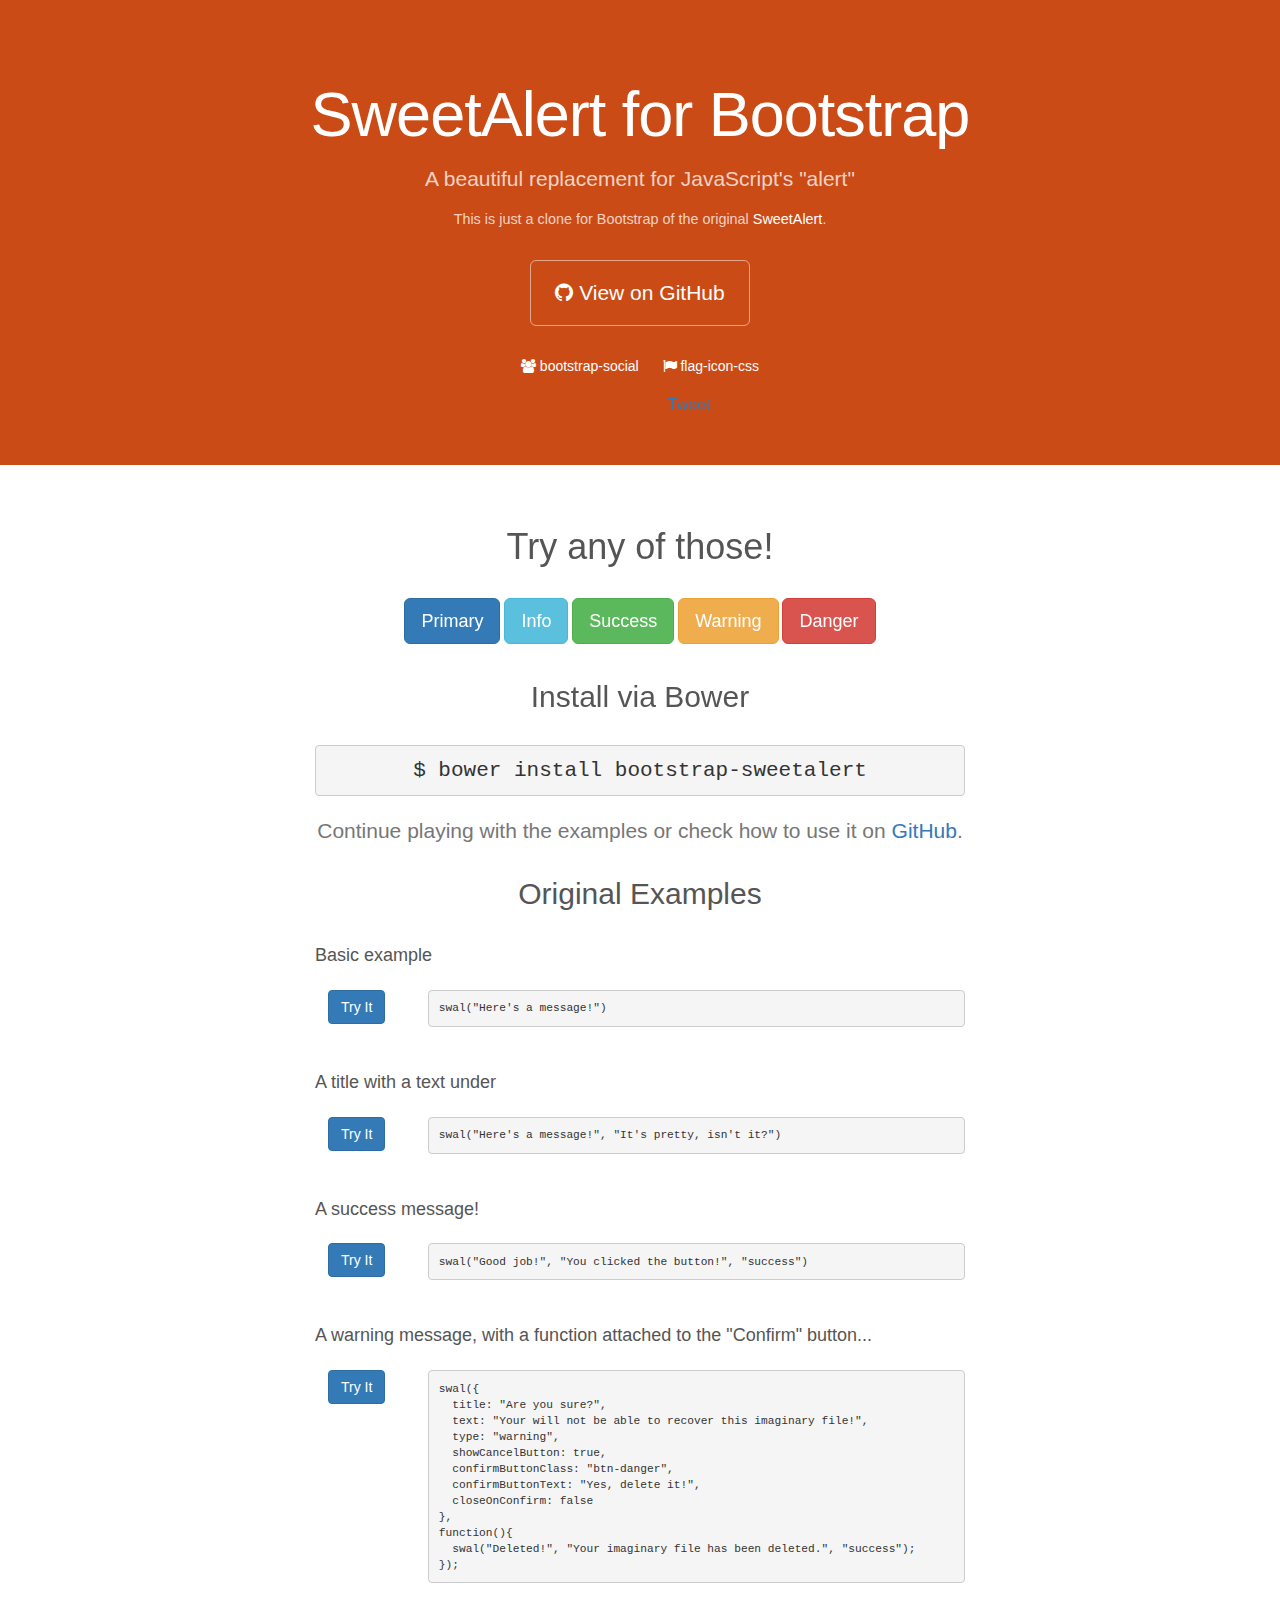
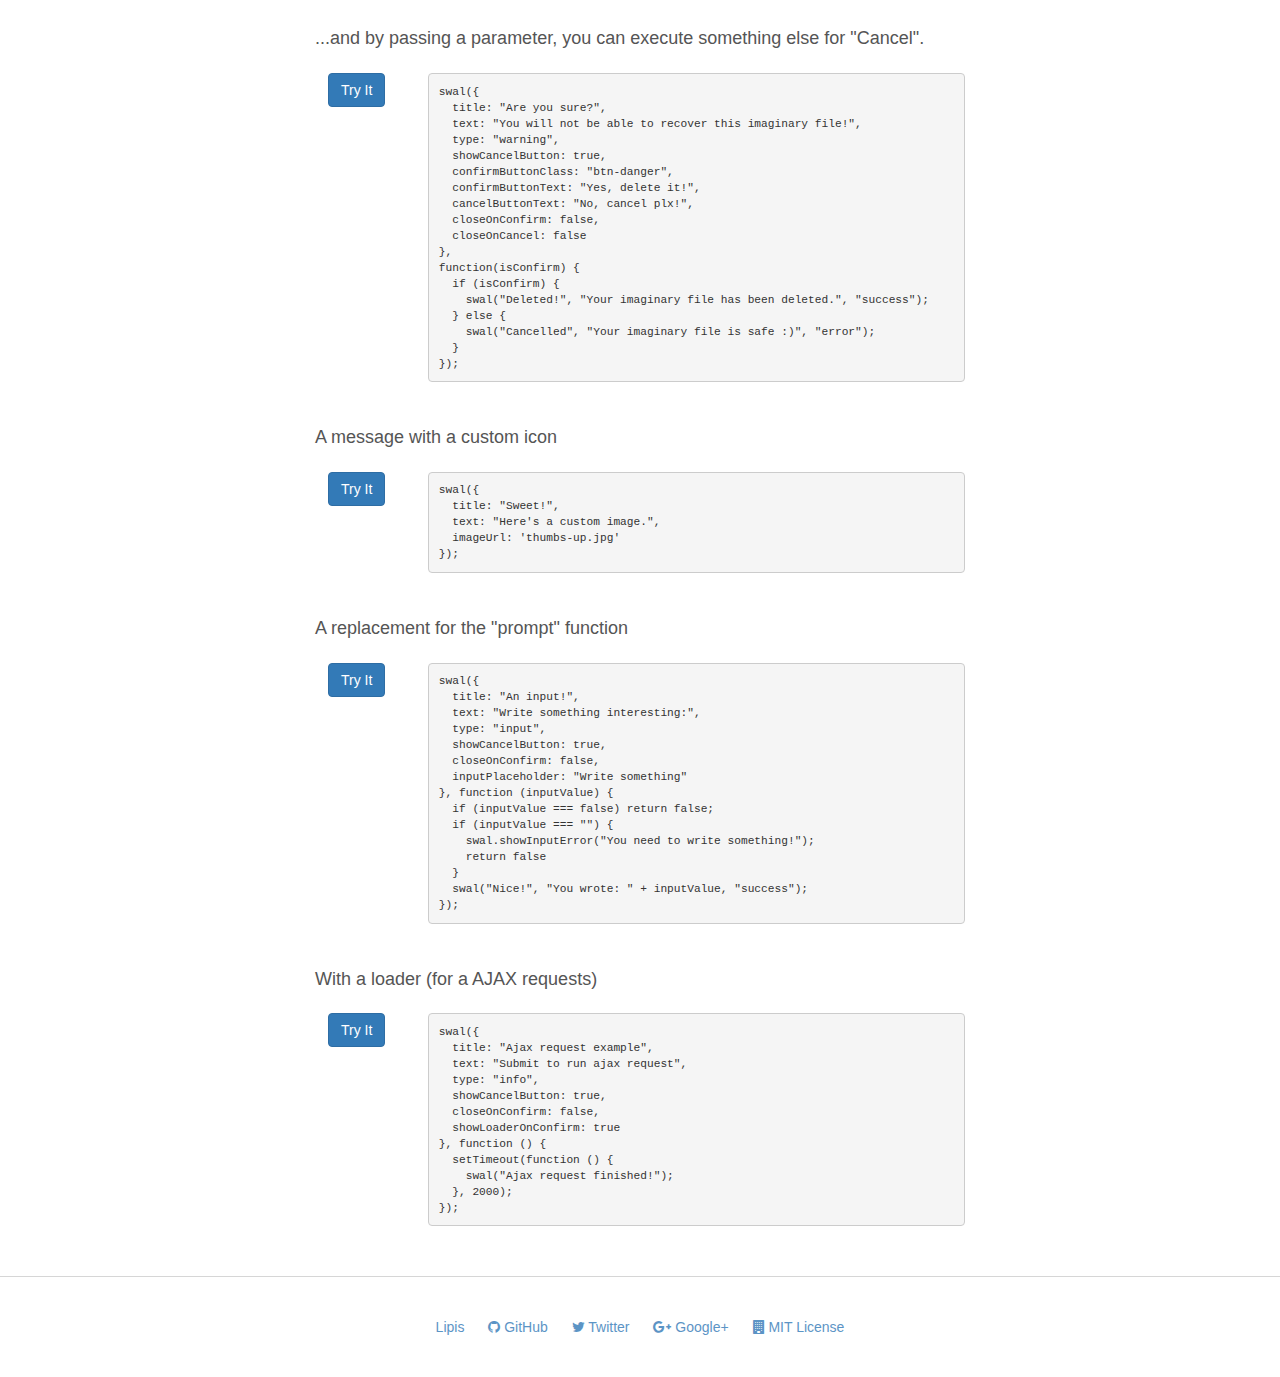
<file: static/main/bootstrap-sweetalert-master/index.html>
<!DOCTYPE html>
<html lang="en">
  <head>
    <meta charset="utf-8">
    <meta http-equiv="X-UA-Compatible" content="IE=edge">
    <meta name="viewport" content="width=device-width, initial-scale=1">

    <meta property="og:title" content="Social Buttons for Bootstrap" />
    <meta property="og:description" content="A beautiful replacement for JavaScript's 'alert' for Bootstrap" />
    <meta property="og:type" content="website" />
    <meta property="og:url" content="http://lipis.github.io/bootstrap-sweetalert/" />
    <meta property="og:image" content="http://lipis.github.io/bootstrap-social/assets/bootstrap-sweetalert.png" />

    <title>SweetAlert for Bootstrap</title>

    <link href="//maxcdn.bootstrapcdn.com/bootstrap/3.2.0/css/bootstrap.min.css" rel="stylesheet">
    <link href="//maxcdn.bootstrapcdn.com/font-awesome/4.2.0/css/font-awesome.min.css" rel="stylesheet">
    <script src="//code.jquery.com/jquery-2.1.1.js"></script>
    <link href="assets/docs.css" rel="stylesheet">

    <!-- Debug -->
    <script src="//localhost:32123/livereload.js"></script>

    <!-- This is what you need -->
    <script src="dist/sweetalert.js"></script>
    <link rel="stylesheet" href="dist/sweetalert.css">
    <!--.......................-->

    <script>
      (function(i,s,o,g,r,a,m){i['GoogleAnalyticsObject']=r;i[r]=i[r]||function(){
      (i[r].q=i[r].q||[]).push(arguments)},i[r].l=1*new Date();a=s.createElement(o),
      m=s.getElementsByTagName(o)[0];a.async=1;a.src=g;m.parentNode.insertBefore(a,m)
      })(window,document,'script','//www.google-analytics.com/analytics.js','ga');
      ga('create', 'UA-42119746-3', 'auto');
      ga('send', 'pageview');
    </script>
  </head>

  <body>
    <div class="jumbotron">
      <h1>SweetAlert for Bootstrap</h1>
      <p>A beautiful replacement for JavaScript's "alert"</p>
      <p class="small">
        This is just a clone for Bootstrap of the original
        <a href="http://tristanedwards.me/sweetalert" target="_blank" onclick="_gaq.push(['_trackEvent', 'exit', 'header', 'Original']);">SweetAlert</a>.
      </p>
      <p>
        <a class="btn btn-outline btn-lg" href="https://github.com/lipis/sweetalert" onclick="_gaq.push(['_trackEvent', 'exit', 'main', 'GitHub']);">
          <span class="fa fa-github"></span>
          View on GitHub
        </a>
      </p>
      <ul class="jumbotron-links">
        <li><a href="http://lipis.github.io/bootstrap-social" onclick="_gaq.push(['_trackEvent', 'exit', 'header', 'bootstrap-social']);"><i class="fa fa-group"></i> bootstrap-social</a></li>
        <li><a href="http://lipis.github.io/flag-icon-css"  onclick="_gaq.push(['_trackEvent', 'exit', 'header', 'flag-icon-css']);"><i class="fa fa-flag"></i> flag-icon-css</a></li>
      </ul>

      <iframe src="http://ghbtns.com/github-btn.html?user=lipis&amp;repo=bootstrap-sweetalert&amp;type=watch&amp;count=true" class="social-share"></iframe>
      <a href="https://twitter.com/share" class="social-share twitter-share-button" data-url="http://lipis.github.io/bootstrap-sweetalert/" data-text="SweetAlert for Bootstrap! A beautiful replacement for JavaScript's 'alert'." data-via="lipis" data-hashtags="bootstrap">Tweet</a>
    </div>

    <div class="container">

      <h1>Try any of those!</h1>
      <div class="examples">
        <button class="btn btn-lg btn-primary sweet-10" onclick="_gaq.push(['_trackEvent', 'example, 'try', 'Primary']);">Primary</button>
        <button class="btn btn-lg btn-info sweet-11" onclick="_gaq.push(['_trackEvent', 'example, 'try', 'Info']);">Info</button>
        <button class="btn btn-lg btn-success sweet-12" onclick="_gaq.push(['_trackEvent', 'example, 'try', 'Success']);">Success</button>
        <button class="btn btn-lg btn-warning sweet-13" onclick="_gaq.push(['_trackEvent', 'example, 'try', 'Warning']);">Warning</button>
        <button class="btn btn-lg btn-danger sweet-14" onclick="_gaq.push(['_trackEvent', 'example, 'try', 'Danger']);">Danger</button>
      </div>


      <h2>Install via Bower</h2>

      <pre class="text-center lead">$ bower install bootstrap-sweetalert</pre>

      <p class="text-muted text-center lead">
        Continue playing with the examples or check how to use it on
        <a href="https://github.com/lipis/bootstrap-sweetalert#sweetalert-for-bootstrap">GitHub</a>.
      </p>

      <h2>Original Examples</h2>

      <h4>Basic example</h4>
      <div class="row">
        <div class="col-sm-2 text-center">
          <p><button class="btn btn-primary sweet-1" onclick="_gaq.push(['_trackEvent', 'example', 'try', 'sweet-1']);">Try It</button></p>
        </div>
        <div class="col-sm-10">
          <pre class="code">swal("Here's a message!")</pre>
        </div>
      </div>

      <h4>A title with a text under</h4>
      <div class="row">
        <div class="col-sm-2 text-center">
          <p><button class="btn btn-primary sweet-2" onclick="_gaq.push(['_trackEvent', 'example', 'try', 'sweet-2']);">Try It</button></p>
        </div>
        <div class="col-sm-10">
          <pre>swal("Here's a message!", "It's pretty, isn't it?")</pre>
        </div>
      </div>

      <h4>A success message!</h4>
      <div class="row">
        <div class="col-sm-2 text-center">
          <p><button class="btn btn-primary sweet-3" onclick="_gaq.push(['_trackEvent', 'example', 'try', 'sweet-3']);">Try It</button></p>
        </div>
        <div class="col-sm-10">
          <pre>swal("Good job!", "You clicked the button!", "success")</pre>
        </div>
      </div>

      <h4>A warning message, with a function attached to the "Confirm" button...</h4>
      <div class="row">
        <div class="col-sm-2 text-center">
          <p><button class="btn btn-primary sweet-4" onclick="_gaq.push(['_trackEvent', 'example', 'try', 'sweet-4']);">Try It</button></p>
        </div>
        <div class="col-sm-10">
          <pre>
swal({
  title: "Are you sure?",
  text: "Your will not be able to recover this imaginary file!",
  type: "warning",
  showCancelButton: true,
  confirmButtonClass: "btn-danger",
  confirmButtonText: "Yes, delete it!",
  closeOnConfirm: false
},
function(){
  swal("Deleted!", "Your imaginary file has been deleted.", "success");
});</pre>
        </div>
      </div>

      <h4>...and by passing a parameter, you can execute something else for "Cancel".</h4>
      <div class="row">
        <div class="col-sm-2 text-center">
          <p><button class="btn btn-primary sweet-5" onclick="_gaq.push(['_trackEvent', 'example', 'try', 'sweet-5']);">Try It</button></p>
        </div>
        <div class="col-sm-10">
          <pre>
swal({
  title: "Are you sure?",
  text: "You will not be able to recover this imaginary file!",
  type: "warning",
  showCancelButton: true,
  confirmButtonClass: "btn-danger",
  confirmButtonText: "Yes, delete it!",
  cancelButtonText: "No, cancel plx!",
  closeOnConfirm: false,
  closeOnCancel: false
},
function(isConfirm) {
  if (isConfirm) {
    swal("Deleted!", "Your imaginary file has been deleted.", "success");
  } else {
    swal("Cancelled", "Your imaginary file is safe :)", "error");
  }
});</pre>
        </div>
      </div>

      <h4>A message with a custom icon</h4>
      <div class="row">
        <div class="col-sm-2 text-center">
          <p><button class="btn btn-primary sweet-6" onclick="_gaq.push(['_trackEvent', 'exit', 'footer', 'Lipis']);">Try It</button></p>
        </div>
        <div class="col-sm-10">
          <pre>
swal({
  title: "Sweet!",
  text: "Here's a custom image.",
  imageUrl: 'thumbs-up.jpg'
});</pre>
        </div>
      </div>

      <h4>A replacement for the "prompt" function</h4>
      <div class="row">
        <div class="col-sm-2 text-center">
          <p><button class="btn btn-primary sweet-7" onclick="_gaq.push(['_trackEvent', 'exit', 'footer', 'Lipis']);">Try It</button></p>
        </div>
        <div class="col-sm-10">
          <pre>
swal({
  title: "An input!",
  text: "Write something interesting:",
  type: "input",
  showCancelButton: true,
  closeOnConfirm: false,
  inputPlaceholder: "Write something"
}, function (inputValue) {
  if (inputValue === false) return false;
  if (inputValue === "") {
    swal.showInputError("You need to write something!");
    return false
  }
  swal("Nice!", "You wrote: " + inputValue, "success");
});</pre>
        </div>
      </div>

      <h4>With a loader (for a AJAX requests)</h4>
      <div class="row">
        <div class="col-sm-2 text-center">
          <p><button class="btn btn-primary sweet-8" onclick="_gaq.push(['_trackEvent', 'exit', 'footer', 'Lipis']);">Try It</button></p>
        </div>
        <div class="col-sm-10">
          <pre>
swal({
  title: "Ajax request example",
  text: "Submit to run ajax request",
  type: "info",
  showCancelButton: true,
  closeOnConfirm: false,
  showLoaderOnConfirm: true
}, function () {
  setTimeout(function () {
    swal("Ajax request finished!");
  }, 2000);
});</pre>
        </div>
      </div>
    </div>
    <footer>
      <ul class="links">
        <li><a href="http://lip.is" onclick="_gaq.push(['_trackEvent', 'exit', 'footer', 'Lipis']);">Lipis</a></li>
        <li><a href="http://github.com/lipis" onclick="_gaq.push(['_trackEvent', 'exit', 'footer', 'GitHub']);"><i class="fa fa-github"></i> GitHub</a></li>
        <li><a href="http://twitter.com/lipis" onclick="_gaq.push(['_trackEvent', 'exit', 'footer', 'Twitter']);"><i class="fa fa-twitter"></i> Twitter</a></li>
        <li><a href="http://google.com/+PanayiotisLipiridis" onclick="_gaq.push(['_trackEvent', 'exit', 'footer', 'Google+']);"><i class="fa fa-google-plus"></i> Google+</a></li>
        <li><a href="http://opensource.org/licenses/MIT" onclick="_gaq.push(['_trackEvent', 'exit', 'footer', 'MIT']);"><i class="fa fa-building"></i> MIT License</a></li>
      </ul>
    </footer>

    <script>
      document.querySelector('.sweet-1').onclick = function(){
        swal("Here's a message!");
      };

      document.querySelector('.sweet-2').onclick = function(){
        swal("Here's a message!", "It's pretty, isn't it?")
      };

      document.querySelector('.sweet-3').onclick = function(){
        swal("Good job!", "You clicked the button!", "success");
      };

      document.querySelector('.sweet-4').onclick = function(){
        swal({
          title: "Are you sure?",
          text: "You will not be able to recover this imaginary file!",
          type: "warning",
          showCancelButton: true,
          confirmButtonClass: 'btn-danger',
          confirmButtonText: 'Yes, delete it!',
          closeOnConfirm: false,
          //closeOnCancel: false
        },
        function(){
          swal("Deleted!", "Your imaginary file has been deleted!", "success");
        });
      };

      document.querySelector('.sweet-5').onclick = function(){
        swal({
          title: "Are you sure?",
          text: "You will not be able to recover this imaginary file!",
          type: "warning",
          showCancelButton: true,
          confirmButtonClass: 'btn-danger',
          confirmButtonText: 'Yes, delete it!',
          cancelButtonText: "No, cancel plx!",
          closeOnConfirm: false,
          closeOnCancel: false
        },
        function(isConfirm){
          if (isConfirm){
            swal("Deleted!", "Your imaginary file has been deleted!", "success");
          } else {
            swal("Cancelled", "Your imaginary file is safe :)", "error");
          }
        });
      };

      document.querySelector('.sweet-6').onclick = function(){
        swal({
          title: "Sweet!",
          text: "Here's a custom image.",
          imageUrl: 'assets/thumbs-up.jpg'
        });
      };

      document.querySelector('.sweet-7').onclick = function () {
        swal({
          title: "An input!",
          text: "Write something interesting:",
          type: "input",
          showCancelButton: true,
          closeOnConfirm: false,
          animation: "slide-from-top",
          inputPlaceholder: "Write something"
        }, function (inputValue) {
          if (inputValue === false) return false;
          if (inputValue === "") {
            swal.showInputError("You need to write something!");
            return false
          }
          swal("Nice!", "You wrote: " + inputValue, "success");
        });
      };

      document.querySelector('.sweet-8').onclick = function () {
        swal({
          title: "Ajax request example",
          text: "Submit to run ajax request",
          type: "info",
          showCancelButton: true,
          closeOnConfirm: false,
          showLoaderOnConfirm: true
        }, function () {
          setTimeout(function () {
            swal("Ajax request finished!");
          }, 2000);
        });
      };

      document.querySelector('.sweet-10').onclick = function(){
        swal({
          title: "Are you sure?",
          text: "You will not be able to recover this imaginary file!",
          type: "info",
          showCancelButton: true,
          confirmButtonClass: 'btn-primary',
          confirmButtonText: 'Primary!'
        });
      };

      document.querySelector('.sweet-11').onclick = function(){
        swal({
          title: "Are you sure?",
          text: "You will not be able to recover this imaginary file!",
          type: "info",
          showCancelButton: true,
          confirmButtonClass: 'btn-info',
          confirmButtonText: 'Info!'
        });
      };

      document.querySelector('.sweet-12').onclick = function(){
        swal({
          title: "Are you sure?",
          text: "You will not be able to recover this imaginary file!",
          type: "success",
          showCancelButton: true,
          confirmButtonClass: 'btn-success',
          confirmButtonText: 'Success!'
        });
      };

      document.querySelector('.sweet-13').onclick = function(){
        swal({
          title: "Are you sure?",
          text: "You will not be able to recover this imaginary file!",
          type: "warning",
          showCancelButton: true,
          confirmButtonClass: 'btn-warning',
          confirmButtonText: 'Warning!'
        });
      };

      document.querySelector('.sweet-14').onclick = function(){
        swal({
          title: "Are you sure?",
          text: "You will not be able to recover this imaginary file!",
          type: "error",
          showCancelButton: true,
          confirmButtonClass: 'btn-danger',
          confirmButtonText: 'Danger!'
        });
      };
    </script>
    <script>
      !function(d,s,id){var js,fjs=d.getElementsByTagName(s)[0],p=/^http:/.test(d.location)?'http':'https';if(!d.getElementById(id)){js=d.createElement(s);js.id=id;js.src=p+'://platform.twitter.com/widgets.js';fjs.parentNode.insertBefore(js,fjs);}}(document, 'script', 'twitter-wjs');
    </script>
  </body>
</html>
</file>
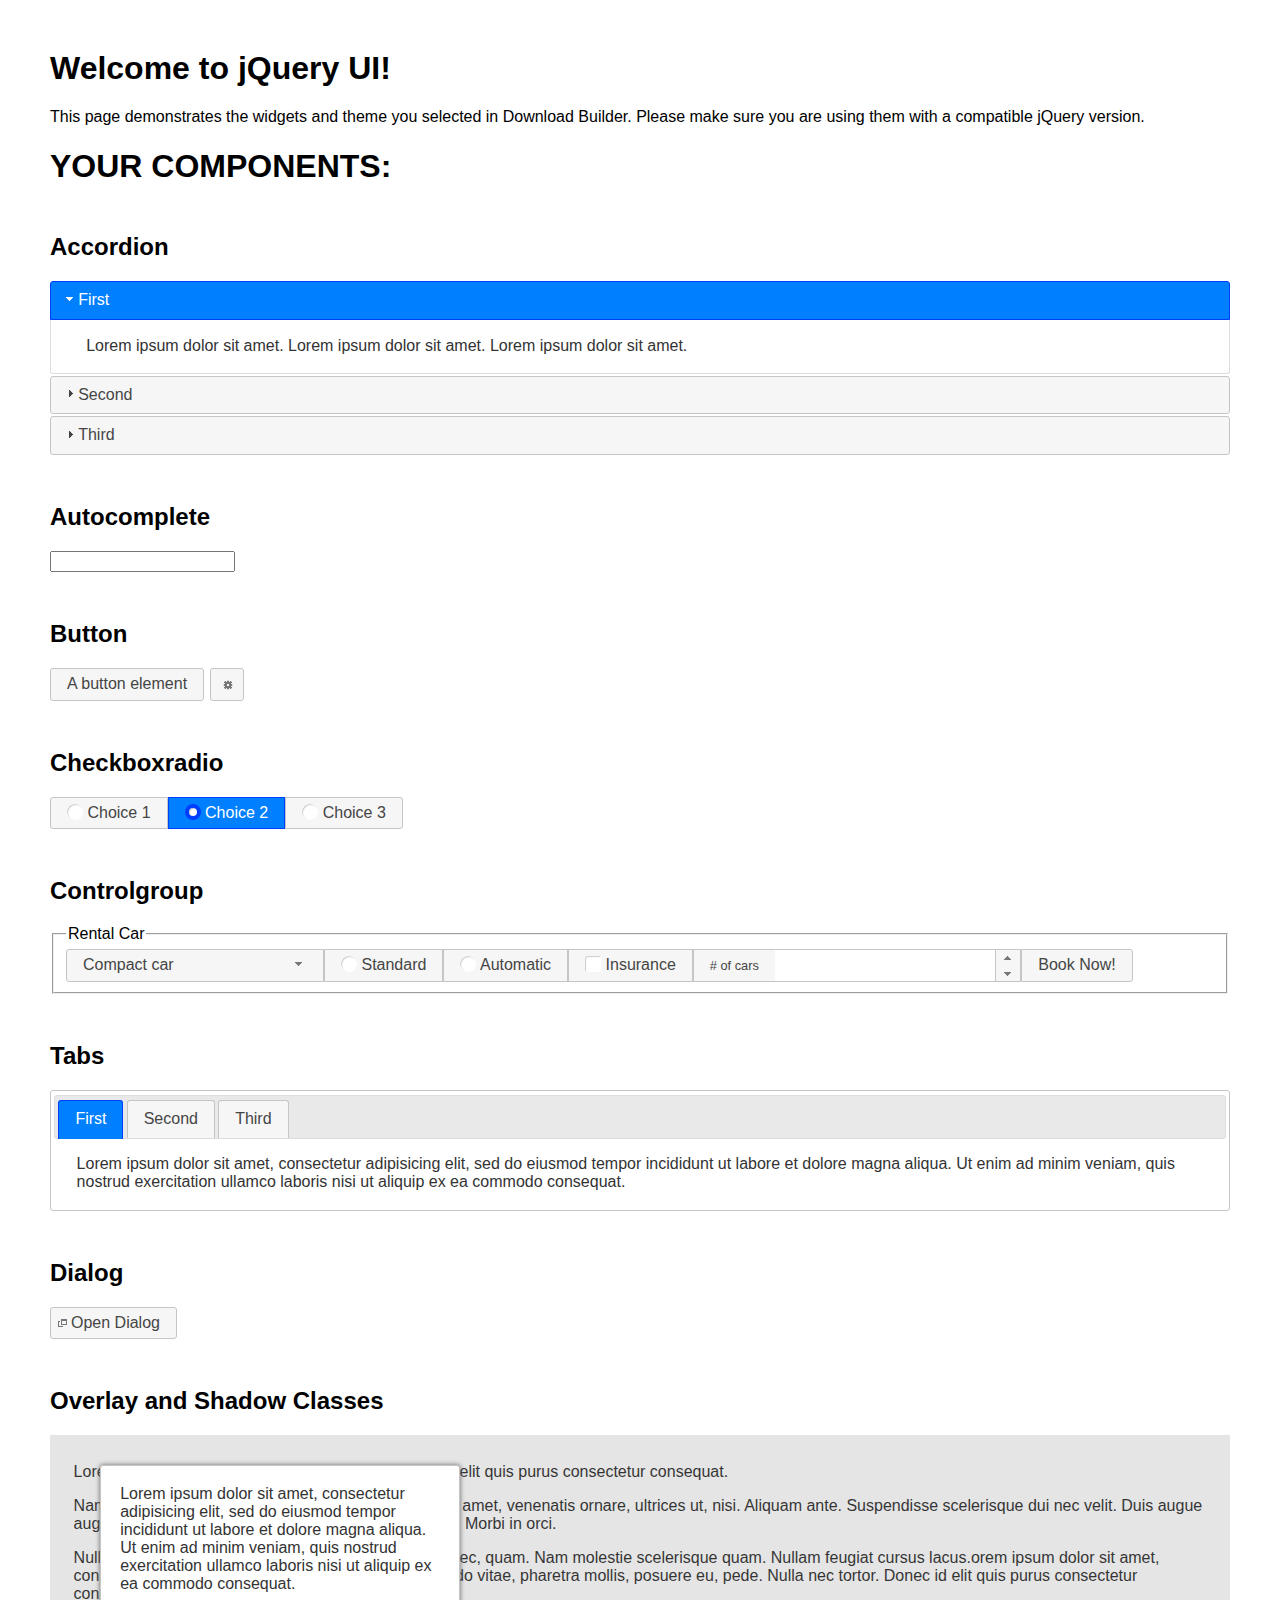
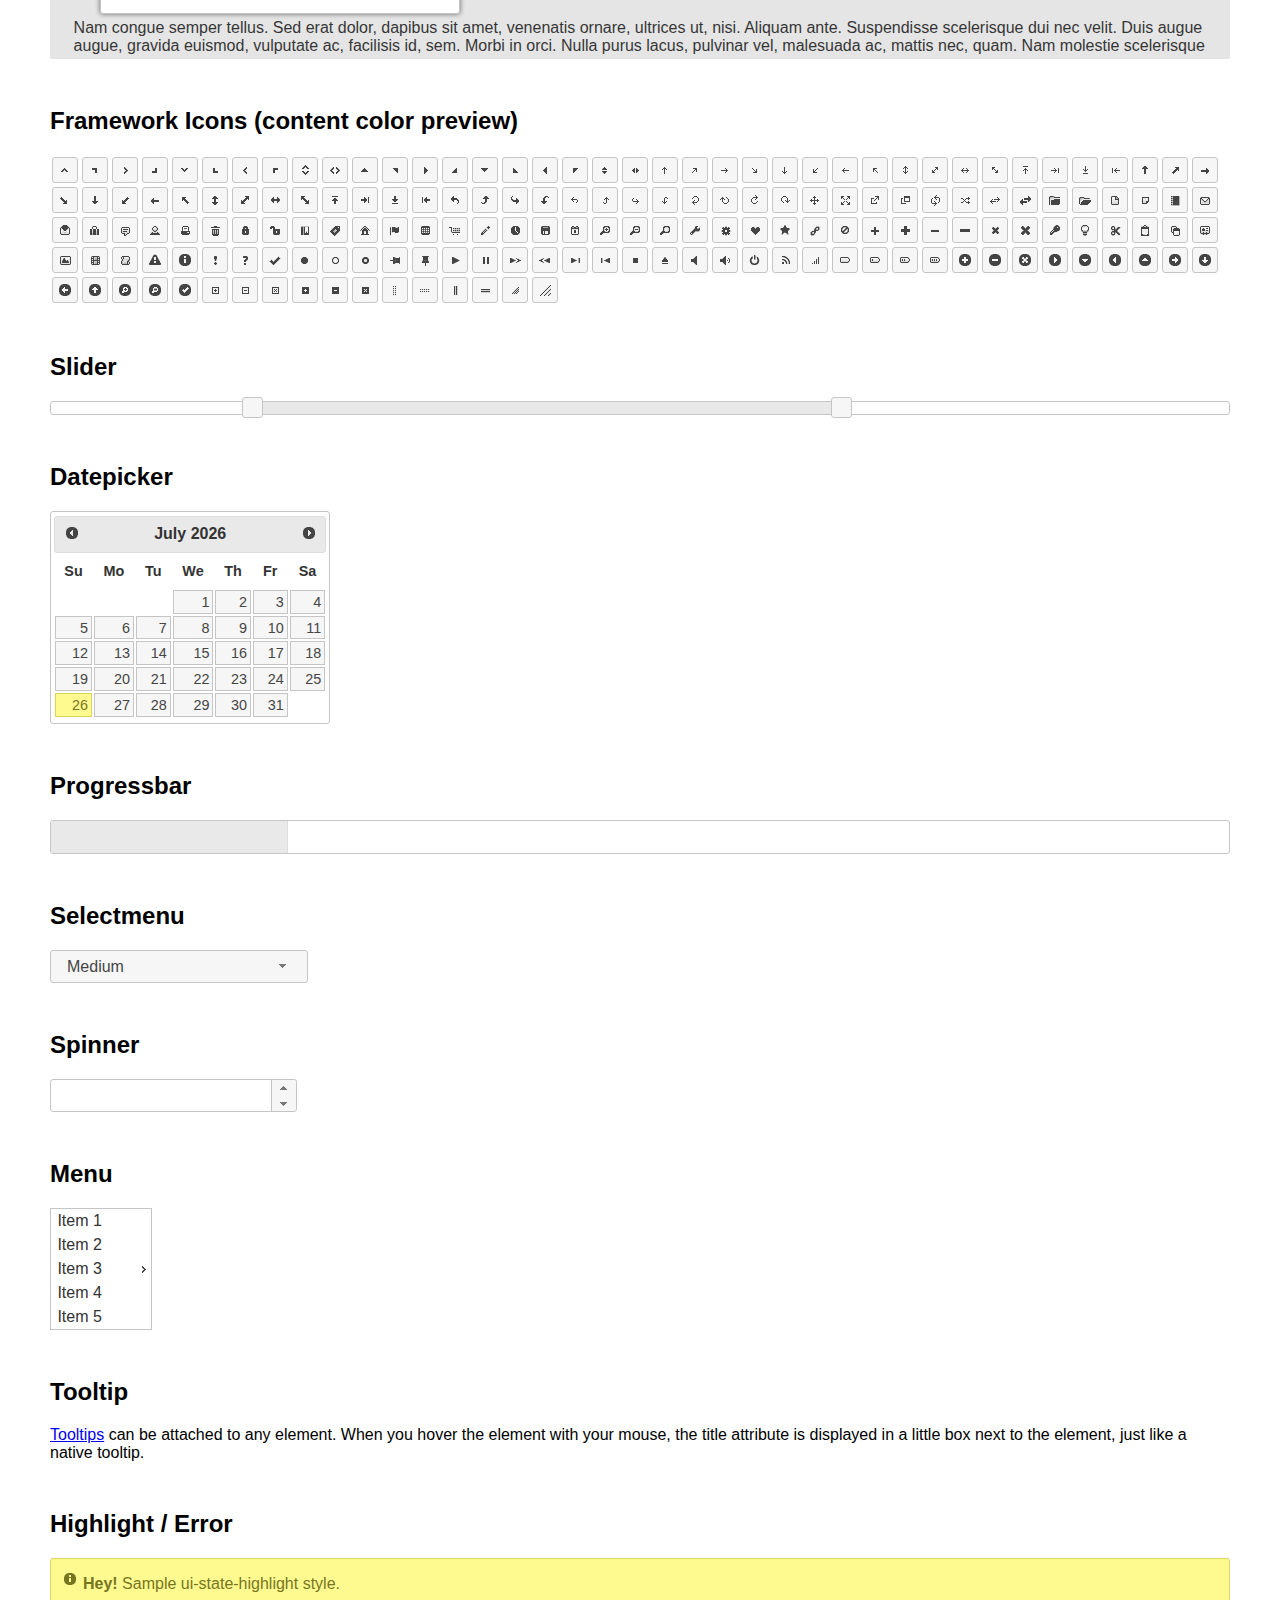
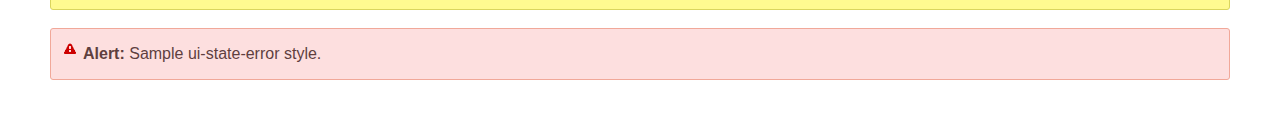
<file: static/main/jquery-ui-1.12.1.custom/index.html>
<!doctype html>
<html lang="us">
<head>
	<meta charset="utf-8">
	<title>jQuery UI Example Page</title>
	<link href="jquery-ui.css" rel="stylesheet">
	<style>
	body{
		font-family: "Trebuchet MS", sans-serif;
		margin: 50px;
	}
	.demoHeaders {
		margin-top: 2em;
	}
	#dialog-link {
		padding: .4em 1em .4em 20px;
		text-decoration: none;
		position: relative;
	}
	#dialog-link span.ui-icon {
		margin: 0 5px 0 0;
		position: absolute;
		left: .2em;
		top: 50%;
		margin-top: -8px;
	}
	#icons {
		margin: 0;
		padding: 0;
	}
	#icons li {
		margin: 2px;
		position: relative;
		padding: 4px 0;
		cursor: pointer;
		float: left;
		list-style: none;
	}
	#icons span.ui-icon {
		float: left;
		margin: 0 4px;
	}
	.fakewindowcontain .ui-widget-overlay {
		position: absolute;
	}
	select {
		width: 200px;
	}
	</style>
</head>
<body>

<h1>Welcome to jQuery UI!</h1>

<div class="ui-widget">
	<p>This page demonstrates the widgets and theme you selected in Download Builder. Please make sure you are using them with a compatible jQuery version.</p>
</div>

<h1>YOUR COMPONENTS:</h1>


<!-- Accordion -->
<h2 class="demoHeaders">Accordion</h2>
<div id="accordion">
	<h3>First</h3>
	<div>Lorem ipsum dolor sit amet. Lorem ipsum dolor sit amet. Lorem ipsum dolor sit amet.</div>
	<h3>Second</h3>
	<div>Phasellus mattis tincidunt nibh.</div>
	<h3>Third</h3>
	<div>Nam dui erat, auctor a, dignissim quis.</div>
</div>



<!-- Autocomplete -->
<h2 class="demoHeaders">Autocomplete</h2>
<div>
	<input id="autocomplete" title="type &quot;a&quot;">
</div>



<!-- Button -->
<h2 class="demoHeaders">Button</h2>
<button id="button">A button element</button>
<button id="button-icon">An icon-only button</button>



<!-- Checkboxradio -->
<h2 class="demoHeaders">Checkboxradio</h2>
<form style="margin-top: 1em;">
	<div id="radioset">
		<input type="radio" id="radio1" name="radio"><label for="radio1">Choice 1</label>
		<input type="radio" id="radio2" name="radio" checked="checked"><label for="radio2">Choice 2</label>
		<input type="radio" id="radio3" name="radio"><label for="radio3">Choice 3</label>
	</div>
</form>



<!-- Controlgroup -->
<h2 class="demoHeaders">Controlgroup</h2>
<fieldset>
	<legend>Rental Car</legend>
	<div id="controlgroup">
		<select id="car-type">
			<option>Compact car</option>
			<option>Midsize car</option>
			<option>Full size car</option>
			<option>SUV</option>
			<option>Luxury</option>
			<option>Truck</option>
			<option>Van</option>
		</select>
		<label for="transmission-standard">Standard</label>
		<input type="radio" name="transmission" id="transmission-standard">
		<label for="transmission-automatic">Automatic</label>
		<input type="radio" name="transmission" id="transmission-automatic">
		<label for="insurance">Insurance</label>
		<input type="checkbox" name="insurance" id="insurance">
		<label for="horizontal-spinner" class="ui-controlgroup-label"># of cars</label>
		<input id="horizontal-spinner" class="ui-spinner-input">
		<button>Book Now!</button>
	</div>
</fieldset>



<!-- Tabs -->
<h2 class="demoHeaders">Tabs</h2>
<div id="tabs">
	<ul>
		<li><a href="#tabs-1">First</a></li>
		<li><a href="#tabs-2">Second</a></li>
		<li><a href="#tabs-3">Third</a></li>
	</ul>
	<div id="tabs-1">Lorem ipsum dolor sit amet, consectetur adipisicing elit, sed do eiusmod tempor incididunt ut labore et dolore magna aliqua. Ut enim ad minim veniam, quis nostrud exercitation ullamco laboris nisi ut aliquip ex ea commodo consequat.</div>
	<div id="tabs-2">Phasellus mattis tincidunt nibh. Cras orci urna, blandit id, pretium vel, aliquet ornare, felis. Maecenas scelerisque sem non nisl. Fusce sed lorem in enim dictum bibendum.</div>
	<div id="tabs-3">Nam dui erat, auctor a, dignissim quis, sollicitudin eu, felis. Pellentesque nisi urna, interdum eget, sagittis et, consequat vestibulum, lacus. Mauris porttitor ullamcorper augue.</div>
</div>



<h2 class="demoHeaders">Dialog</h2>
<p>
	<button id="dialog-link" class="ui-button ui-corner-all ui-widget">
		<span class="ui-icon ui-icon-newwin"></span>Open Dialog
	</button>
</p>

<h2 class="demoHeaders">Overlay and Shadow Classes</h2>
<div style="position: relative; width: 96%; height: 200px; padding:1% 2%; overflow:hidden;" class="fakewindowcontain">
	<p>Lorem ipsum dolor sit amet,  Nulla nec tortor. Donec id elit quis purus consectetur consequat. </p><p>Nam congue semper tellus. Sed erat dolor, dapibus sit amet, venenatis ornare, ultrices ut, nisi. Aliquam ante. Suspendisse scelerisque dui nec velit. Duis augue augue, gravida euismod, vulputate ac, facilisis id, sem. Morbi in orci. </p><p>Nulla purus lacus, pulvinar vel, malesuada ac, mattis nec, quam. Nam molestie scelerisque quam. Nullam feugiat cursus lacus.orem ipsum dolor sit amet, consectetur adipiscing elit. Donec libero risus, commodo vitae, pharetra mollis, posuere eu, pede. Nulla nec tortor. Donec id elit quis purus consectetur consequat. </p><p>Nam congue semper tellus. Sed erat dolor, dapibus sit amet, venenatis ornare, ultrices ut, nisi. Aliquam ante. Suspendisse scelerisque dui nec velit. Duis augue augue, gravida euismod, vulputate ac, facilisis id, sem. Morbi in orci. Nulla purus lacus, pulvinar vel, malesuada ac, mattis nec, quam. Nam molestie scelerisque quam. </p><p>Nullam feugiat cursus lacus.orem ipsum dolor sit amet, consectetur adipiscing elit. Donec libero risus, commodo vitae, pharetra mollis, posuere eu, pede. Nulla nec tortor. Donec id elit quis purus consectetur consequat. Nam congue semper tellus. Sed erat dolor, dapibus sit amet, venenatis ornare, ultrices ut, nisi. Aliquam ante. </p><p>Suspendisse scelerisque dui nec velit. Duis augue augue, gravida euismod, vulputate ac, facilisis id, sem. Morbi in orci. Nulla purus lacus, pulvinar vel, malesuada ac, mattis nec, quam. Nam molestie scelerisque quam. Nullam feugiat cursus lacus.orem ipsum dolor sit amet, consectetur adipiscing elit. Donec libero risus, commodo vitae, pharetra mollis, posuere eu, pede. Nulla nec tortor. Donec id elit quis purus consectetur consequat. Nam congue semper tellus. Sed erat dolor, dapibus sit amet, venenatis ornare, ultrices ut, nisi. </p>

	<!-- ui-dialog -->
	<div class="ui-widget-overlay ui-front"></div>
	<div style="position: absolute; width: 320px; left: 50px; top: 30px; padding: 1.2em" class="ui-widget ui-front ui-widget-content ui-corner-all ui-widget-shadow">
		Lorem ipsum dolor sit amet, consectetur adipisicing elit, sed do eiusmod tempor incididunt ut labore et dolore magna aliqua. Ut enim ad minim veniam, quis nostrud exercitation ullamco laboris nisi ut aliquip ex ea commodo consequat.
	</div>

</div>

<!-- ui-dialog -->
<div id="dialog" title="Dialog Title">
	<p>Lorem ipsum dolor sit amet, consectetur adipisicing elit, sed do eiusmod tempor incididunt ut labore et dolore magna aliqua. Ut enim ad minim veniam, quis nostrud exercitation ullamco laboris nisi ut aliquip ex ea commodo consequat.</p>
</div>



<h2 class="demoHeaders">Framework Icons (content color preview)</h2>
<ul id="icons" class="ui-widget ui-helper-clearfix">
	<li class="ui-state-default ui-corner-all" title=".ui-icon-caret-1-n"><span class="ui-icon ui-icon-caret-1-n"></span></li>
	<li class="ui-state-default ui-corner-all" title=".ui-icon-caret-1-ne"><span class="ui-icon ui-icon-caret-1-ne"></span></li>
	<li class="ui-state-default ui-corner-all" title=".ui-icon-caret-1-e"><span class="ui-icon ui-icon-caret-1-e"></span></li>
	<li class="ui-state-default ui-corner-all" title=".ui-icon-caret-1-se"><span class="ui-icon ui-icon-caret-1-se"></span></li>
	<li class="ui-state-default ui-corner-all" title=".ui-icon-caret-1-s"><span class="ui-icon ui-icon-caret-1-s"></span></li>
	<li class="ui-state-default ui-corner-all" title=".ui-icon-caret-1-sw"><span class="ui-icon ui-icon-caret-1-sw"></span></li>
	<li class="ui-state-default ui-corner-all" title=".ui-icon-caret-1-w"><span class="ui-icon ui-icon-caret-1-w"></span></li>
	<li class="ui-state-default ui-corner-all" title=".ui-icon-caret-1-nw"><span class="ui-icon ui-icon-caret-1-nw"></span></li>
	<li class="ui-state-default ui-corner-all" title=".ui-icon-caret-2-n-s"><span class="ui-icon ui-icon-caret-2-n-s"></span></li>
	<li class="ui-state-default ui-corner-all" title=".ui-icon-caret-2-e-w"><span class="ui-icon ui-icon-caret-2-e-w"></span></li>
	<li class="ui-state-default ui-corner-all" title=".ui-icon-triangle-1-n"><span class="ui-icon ui-icon-triangle-1-n"></span></li>
	<li class="ui-state-default ui-corner-all" title=".ui-icon-triangle-1-ne"><span class="ui-icon ui-icon-triangle-1-ne"></span></li>
	<li class="ui-state-default ui-corner-all" title=".ui-icon-triangle-1-e"><span class="ui-icon ui-icon-triangle-1-e"></span></li>
	<li class="ui-state-default ui-corner-all" title=".ui-icon-triangle-1-se"><span class="ui-icon ui-icon-triangle-1-se"></span></li>
	<li class="ui-state-default ui-corner-all" title=".ui-icon-triangle-1-s"><span class="ui-icon ui-icon-triangle-1-s"></span></li>
	<li class="ui-state-default ui-corner-all" title=".ui-icon-triangle-1-sw"><span class="ui-icon ui-icon-triangle-1-sw"></span></li>
	<li class="ui-state-default ui-corner-all" title=".ui-icon-triangle-1-w"><span class="ui-icon ui-icon-triangle-1-w"></span></li>
	<li class="ui-state-default ui-corner-all" title=".ui-icon-triangle-1-nw"><span class="ui-icon ui-icon-triangle-1-nw"></span></li>
	<li class="ui-state-default ui-corner-all" title=".ui-icon-triangle-2-n-s"><span class="ui-icon ui-icon-triangle-2-n-s"></span></li>
	<li class="ui-state-default ui-corner-all" title=".ui-icon-triangle-2-e-w"><span class="ui-icon ui-icon-triangle-2-e-w"></span></li>
	<li class="ui-state-default ui-corner-all" title=".ui-icon-arrow-1-n"><span class="ui-icon ui-icon-arrow-1-n"></span></li>
	<li class="ui-state-default ui-corner-all" title=".ui-icon-arrow-1-ne"><span class="ui-icon ui-icon-arrow-1-ne"></span></li>
	<li class="ui-state-default ui-corner-all" title=".ui-icon-arrow-1-e"><span class="ui-icon ui-icon-arrow-1-e"></span></li>
	<li class="ui-state-default ui-corner-all" title=".ui-icon-arrow-1-se"><span class="ui-icon ui-icon-arrow-1-se"></span></li>
	<li class="ui-state-default ui-corner-all" title=".ui-icon-arrow-1-s"><span class="ui-icon ui-icon-arrow-1-s"></span></li>
	<li class="ui-state-default ui-corner-all" title=".ui-icon-arrow-1-sw"><span class="ui-icon ui-icon-arrow-1-sw"></span></li>
	<li class="ui-state-default ui-corner-all" title=".ui-icon-arrow-1-w"><span class="ui-icon ui-icon-arrow-1-w"></span></li>
	<li class="ui-state-default ui-corner-all" title=".ui-icon-arrow-1-nw"><span class="ui-icon ui-icon-arrow-1-nw"></span></li>
	<li class="ui-state-default ui-corner-all" title=".ui-icon-arrow-2-n-s"><span class="ui-icon ui-icon-arrow-2-n-s"></span></li>
	<li class="ui-state-default ui-corner-all" title=".ui-icon-arrow-2-ne-sw"><span class="ui-icon ui-icon-arrow-2-ne-sw"></span></li>
	<li class="ui-state-default ui-corner-all" title=".ui-icon-arrow-2-e-w"><span class="ui-icon ui-icon-arrow-2-e-w"></span></li>
	<li class="ui-state-default ui-corner-all" title=".ui-icon-arrow-2-se-nw"><span class="ui-icon ui-icon-arrow-2-se-nw"></span></li>
	<li class="ui-state-default ui-corner-all" title=".ui-icon-arrowstop-1-n"><span class="ui-icon ui-icon-arrowstop-1-n"></span></li>
	<li class="ui-state-default ui-corner-all" title=".ui-icon-arrowstop-1-e"><span class="ui-icon ui-icon-arrowstop-1-e"></span></li>
	<li class="ui-state-default ui-corner-all" title=".ui-icon-arrowstop-1-s"><span class="ui-icon ui-icon-arrowstop-1-s"></span></li>
	<li class="ui-state-default ui-corner-all" title=".ui-icon-arrowstop-1-w"><span class="ui-icon ui-icon-arrowstop-1-w"></span></li>
	<li class="ui-state-default ui-corner-all" title=".ui-icon-arrowthick-1-n"><span class="ui-icon ui-icon-arrowthick-1-n"></span></li>
	<li class="ui-state-default ui-corner-all" title=".ui-icon-arrowthick-1-ne"><span class="ui-icon ui-icon-arrowthick-1-ne"></span></li>
	<li class="ui-state-default ui-corner-all" title=".ui-icon-arrowthick-1-e"><span class="ui-icon ui-icon-arrowthick-1-e"></span></li>
	<li class="ui-state-default ui-corner-all" title=".ui-icon-arrowthick-1-se"><span class="ui-icon ui-icon-arrowthick-1-se"></span></li>
	<li class="ui-state-default ui-corner-all" title=".ui-icon-arrowthick-1-s"><span class="ui-icon ui-icon-arrowthick-1-s"></span></li>
	<li class="ui-state-default ui-corner-all" title=".ui-icon-arrowthick-1-sw"><span class="ui-icon ui-icon-arrowthick-1-sw"></span></li>
	<li class="ui-state-default ui-corner-all" title=".ui-icon-arrowthick-1-w"><span class="ui-icon ui-icon-arrowthick-1-w"></span></li>
	<li class="ui-state-default ui-corner-all" title=".ui-icon-arrowthick-1-nw"><span class="ui-icon ui-icon-arrowthick-1-nw"></span></li>
	<li class="ui-state-default ui-corner-all" title=".ui-icon-arrowthick-2-n-s"><span class="ui-icon ui-icon-arrowthick-2-n-s"></span></li>
	<li class="ui-state-default ui-corner-all" title=".ui-icon-arrowthick-2-ne-sw"><span class="ui-icon ui-icon-arrowthick-2-ne-sw"></span></li>
	<li class="ui-state-default ui-corner-all" title=".ui-icon-arrowthick-2-e-w"><span class="ui-icon ui-icon-arrowthick-2-e-w"></span></li>
	<li class="ui-state-default ui-corner-all" title=".ui-icon-arrowthick-2-se-nw"><span class="ui-icon ui-icon-arrowthick-2-se-nw"></span></li>
	<li class="ui-state-default ui-corner-all" title=".ui-icon-arrowthickstop-1-n"><span class="ui-icon ui-icon-arrowthickstop-1-n"></span></li>
	<li class="ui-state-default ui-corner-all" title=".ui-icon-arrowthickstop-1-e"><span class="ui-icon ui-icon-arrowthickstop-1-e"></span></li>
	<li class="ui-state-default ui-corner-all" title=".ui-icon-arrowthickstop-1-s"><span class="ui-icon ui-icon-arrowthickstop-1-s"></span></li>
	<li class="ui-state-default ui-corner-all" title=".ui-icon-arrowthickstop-1-w"><span class="ui-icon ui-icon-arrowthickstop-1-w"></span></li>
	<li class="ui-state-default ui-corner-all" title=".ui-icon-arrowreturnthick-1-w"><span class="ui-icon ui-icon-arrowreturnthick-1-w"></span></li>
	<li class="ui-state-default ui-corner-all" title=".ui-icon-arrowreturnthick-1-n"><span class="ui-icon ui-icon-arrowreturnthick-1-n"></span></li>
	<li class="ui-state-default ui-corner-all" title=".ui-icon-arrowreturnthick-1-e"><span class="ui-icon ui-icon-arrowreturnthick-1-e"></span></li>
	<li class="ui-state-default ui-corner-all" title=".ui-icon-arrowreturnthick-1-s"><span class="ui-icon ui-icon-arrowreturnthick-1-s"></span></li>
	<li class="ui-state-default ui-corner-all" title=".ui-icon-arrowreturn-1-w"><span class="ui-icon ui-icon-arrowreturn-1-w"></span></li>
	<li class="ui-state-default ui-corner-all" title=".ui-icon-arrowreturn-1-n"><span class="ui-icon ui-icon-arrowreturn-1-n"></span></li>
	<li class="ui-state-default ui-corner-all" title=".ui-icon-arrowreturn-1-e"><span class="ui-icon ui-icon-arrowreturn-1-e"></span></li>
	<li class="ui-state-default ui-corner-all" title=".ui-icon-arrowreturn-1-s"><span class="ui-icon ui-icon-arrowreturn-1-s"></span></li>
	<li class="ui-state-default ui-corner-all" title=".ui-icon-arrowrefresh-1-w"><span class="ui-icon ui-icon-arrowrefresh-1-w"></span></li>
	<li class="ui-state-default ui-corner-all" title=".ui-icon-arrowrefresh-1-n"><span class="ui-icon ui-icon-arrowrefresh-1-n"></span></li>
	<li class="ui-state-default ui-corner-all" title=".ui-icon-arrowrefresh-1-e"><span class="ui-icon ui-icon-arrowrefresh-1-e"></span></li>
	<li class="ui-state-default ui-corner-all" title=".ui-icon-arrowrefresh-1-s"><span class="ui-icon ui-icon-arrowrefresh-1-s"></span></li>
	<li class="ui-state-default ui-corner-all" title=".ui-icon-arrow-4"><span class="ui-icon ui-icon-arrow-4"></span></li>
	<li class="ui-state-default ui-corner-all" title=".ui-icon-arrow-4-diag"><span class="ui-icon ui-icon-arrow-4-diag"></span></li>
	<li class="ui-state-default ui-corner-all" title=".ui-icon-extlink"><span class="ui-icon ui-icon-extlink"></span></li>
	<li class="ui-state-default ui-corner-all" title=".ui-icon-newwin"><span class="ui-icon ui-icon-newwin"></span></li>
	<li class="ui-state-default ui-corner-all" title=".ui-icon-refresh"><span class="ui-icon ui-icon-refresh"></span></li>
	<li class="ui-state-default ui-corner-all" title=".ui-icon-shuffle"><span class="ui-icon ui-icon-shuffle"></span></li>
	<li class="ui-state-default ui-corner-all" title=".ui-icon-transfer-e-w"><span class="ui-icon ui-icon-transfer-e-w"></span></li>
	<li class="ui-state-default ui-corner-all" title=".ui-icon-transferthick-e-w"><span class="ui-icon ui-icon-transferthick-e-w"></span></li>
	<li class="ui-state-default ui-corner-all" title=".ui-icon-folder-collapsed"><span class="ui-icon ui-icon-folder-collapsed"></span></li>
	<li class="ui-state-default ui-corner-all" title=".ui-icon-folder-open"><span class="ui-icon ui-icon-folder-open"></span></li>
	<li class="ui-state-default ui-corner-all" title=".ui-icon-document"><span class="ui-icon ui-icon-document"></span></li>
	<li class="ui-state-default ui-corner-all" title=".ui-icon-document-b"><span class="ui-icon ui-icon-document-b"></span></li>
	<li class="ui-state-default ui-corner-all" title=".ui-icon-note"><span class="ui-icon ui-icon-note"></span></li>
	<li class="ui-state-default ui-corner-all" title=".ui-icon-mail-closed"><span class="ui-icon ui-icon-mail-closed"></span></li>
	<li class="ui-state-default ui-corner-all" title=".ui-icon-mail-open"><span class="ui-icon ui-icon-mail-open"></span></li>
	<li class="ui-state-default ui-corner-all" title=".ui-icon-suitcase"><span class="ui-icon ui-icon-suitcase"></span></li>
	<li class="ui-state-default ui-corner-all" title=".ui-icon-comment"><span class="ui-icon ui-icon-comment"></span></li>
	<li class="ui-state-default ui-corner-all" title=".ui-icon-person"><span class="ui-icon ui-icon-person"></span></li>
	<li class="ui-state-default ui-corner-all" title=".ui-icon-print"><span class="ui-icon ui-icon-print"></span></li>
	<li class="ui-state-default ui-corner-all" title=".ui-icon-trash"><span class="ui-icon ui-icon-trash"></span></li>
	<li class="ui-state-default ui-corner-all" title=".ui-icon-locked"><span class="ui-icon ui-icon-locked"></span></li>
	<li class="ui-state-default ui-corner-all" title=".ui-icon-unlocked"><span class="ui-icon ui-icon-unlocked"></span></li>
	<li class="ui-state-default ui-corner-all" title=".ui-icon-bookmark"><span class="ui-icon ui-icon-bookmark"></span></li>
	<li class="ui-state-default ui-corner-all" title=".ui-icon-tag"><span class="ui-icon ui-icon-tag"></span></li>
	<li class="ui-state-default ui-corner-all" title=".ui-icon-home"><span class="ui-icon ui-icon-home"></span></li>
	<li class="ui-state-default ui-corner-all" title=".ui-icon-flag"><span class="ui-icon ui-icon-flag"></span></li>
	<li class="ui-state-default ui-corner-all" title=".ui-icon-calculator"><span class="ui-icon ui-icon-calculator"></span></li>
	<li class="ui-state-default ui-corner-all" title=".ui-icon-cart"><span class="ui-icon ui-icon-cart"></span></li>
	<li class="ui-state-default ui-corner-all" title=".ui-icon-pencil"><span class="ui-icon ui-icon-pencil"></span></li>
	<li class="ui-state-default ui-corner-all" title=".ui-icon-clock"><span class="ui-icon ui-icon-clock"></span></li>
	<li class="ui-state-default ui-corner-all" title=".ui-icon-disk"><span class="ui-icon ui-icon-disk"></span></li>
	<li class="ui-state-default ui-corner-all" title=".ui-icon-calendar"><span class="ui-icon ui-icon-calendar"></span></li>
	<li class="ui-state-default ui-corner-all" title=".ui-icon-zoomin"><span class="ui-icon ui-icon-zoomin"></span></li>
	<li class="ui-state-default ui-corner-all" title=".ui-icon-zoomout"><span class="ui-icon ui-icon-zoomout"></span></li>
	<li class="ui-state-default ui-corner-all" title=".ui-icon-search"><span class="ui-icon ui-icon-search"></span></li>
	<li class="ui-state-default ui-corner-all" title=".ui-icon-wrench"><span class="ui-icon ui-icon-wrench"></span></li>
	<li class="ui-state-default ui-corner-all" title=".ui-icon-gear"><span class="ui-icon ui-icon-gear"></span></li>
	<li class="ui-state-default ui-corner-all" title=".ui-icon-heart"><span class="ui-icon ui-icon-heart"></span></li>
	<li class="ui-state-default ui-corner-all" title=".ui-icon-star"><span class="ui-icon ui-icon-star"></span></li>
	<li class="ui-state-default ui-corner-all" title=".ui-icon-link"><span class="ui-icon ui-icon-link"></span></li>
	<li class="ui-state-default ui-corner-all" title=".ui-icon-cancel"><span class="ui-icon ui-icon-cancel"></span></li>
	<li class="ui-state-default ui-corner-all" title=".ui-icon-plus"><span class="ui-icon ui-icon-plus"></span></li>
	<li class="ui-state-default ui-corner-all" title=".ui-icon-plusthick"><span class="ui-icon ui-icon-plusthick"></span></li>
	<li class="ui-state-default ui-corner-all" title=".ui-icon-minus"><span class="ui-icon ui-icon-minus"></span></li>
	<li class="ui-state-default ui-corner-all" title=".ui-icon-minusthick"><span class="ui-icon ui-icon-minusthick"></span></li>
	<li class="ui-state-default ui-corner-all" title=".ui-icon-close"><span class="ui-icon ui-icon-close"></span></li>
	<li class="ui-state-default ui-corner-all" title=".ui-icon-closethick"><span class="ui-icon ui-icon-closethick"></span></li>
	<li class="ui-state-default ui-corner-all" title=".ui-icon-key"><span class="ui-icon ui-icon-key"></span></li>
	<li class="ui-state-default ui-corner-all" title=".ui-icon-lightbulb"><span class="ui-icon ui-icon-lightbulb"></span></li>
	<li class="ui-state-default ui-corner-all" title=".ui-icon-scissors"><span class="ui-icon ui-icon-scissors"></span></li>
	<li class="ui-state-default ui-corner-all" title=".ui-icon-clipboard"><span class="ui-icon ui-icon-clipboard"></span></li>
	<li class="ui-state-default ui-corner-all" title=".ui-icon-copy"><span class="ui-icon ui-icon-copy"></span></li>
	<li class="ui-state-default ui-corner-all" title=".ui-icon-contact"><span class="ui-icon ui-icon-contact"></span></li>
	<li class="ui-state-default ui-corner-all" title=".ui-icon-image"><span class="ui-icon ui-icon-image"></span></li>
	<li class="ui-state-default ui-corner-all" title=".ui-icon-video"><span class="ui-icon ui-icon-video"></span></li>
	<li class="ui-state-default ui-corner-all" title=".ui-icon-script"><span class="ui-icon ui-icon-script"></span></li>
	<li class="ui-state-default ui-corner-all" title=".ui-icon-alert"><span class="ui-icon ui-icon-alert"></span></li>
	<li class="ui-state-default ui-corner-all" title=".ui-icon-info"><span class="ui-icon ui-icon-info"></span></li>
	<li class="ui-state-default ui-corner-all" title=".ui-icon-notice"><span class="ui-icon ui-icon-notice"></span></li>
	<li class="ui-state-default ui-corner-all" title=".ui-icon-help"><span class="ui-icon ui-icon-help"></span></li>
	<li class="ui-state-default ui-corner-all" title=".ui-icon-check"><span class="ui-icon ui-icon-check"></span></li>
	<li class="ui-state-default ui-corner-all" title=".ui-icon-bullet"><span class="ui-icon ui-icon-bullet"></span></li>
	<li class="ui-state-default ui-corner-all" title=".ui-icon-radio-off"><span class="ui-icon ui-icon-radio-off"></span></li>
	<li class="ui-state-default ui-corner-all" title=".ui-icon-radio-on"><span class="ui-icon ui-icon-radio-on"></span></li>
	<li class="ui-state-default ui-corner-all" title=".ui-icon-pin-w"><span class="ui-icon ui-icon-pin-w"></span></li>
	<li class="ui-state-default ui-corner-all" title=".ui-icon-pin-s"><span class="ui-icon ui-icon-pin-s"></span></li>
	<li class="ui-state-default ui-corner-all" title=".ui-icon-play"><span class="ui-icon ui-icon-play"></span></li>
	<li class="ui-state-default ui-corner-all" title=".ui-icon-pause"><span class="ui-icon ui-icon-pause"></span></li>
	<li class="ui-state-default ui-corner-all" title=".ui-icon-seek-next"><span class="ui-icon ui-icon-seek-next"></span></li>
	<li class="ui-state-default ui-corner-all" title=".ui-icon-seek-prev"><span class="ui-icon ui-icon-seek-prev"></span></li>
	<li class="ui-state-default ui-corner-all" title=".ui-icon-seek-end"><span class="ui-icon ui-icon-seek-end"></span></li>
	<li class="ui-state-default ui-corner-all" title=".ui-icon-seek-first"><span class="ui-icon ui-icon-seek-first"></span></li>
	<li class="ui-state-default ui-corner-all" title=".ui-icon-stop"><span class="ui-icon ui-icon-stop"></span></li>
	<li class="ui-state-default ui-corner-all" title=".ui-icon-eject"><span class="ui-icon ui-icon-eject"></span></li>
	<li class="ui-state-default ui-corner-all" title=".ui-icon-volume-off"><span class="ui-icon ui-icon-volume-off"></span></li>
	<li class="ui-state-default ui-corner-all" title=".ui-icon-volume-on"><span class="ui-icon ui-icon-volume-on"></span></li>
	<li class="ui-state-default ui-corner-all" title=".ui-icon-power"><span class="ui-icon ui-icon-power"></span></li>
	<li class="ui-state-default ui-corner-all" title=".ui-icon-signal-diag"><span class="ui-icon ui-icon-signal-diag"></span></li>
	<li class="ui-state-default ui-corner-all" title=".ui-icon-signal"><span class="ui-icon ui-icon-signal"></span></li>
	<li class="ui-state-default ui-corner-all" title=".ui-icon-battery-0"><span class="ui-icon ui-icon-battery-0"></span></li>
	<li class="ui-state-default ui-corner-all" title=".ui-icon-battery-1"><span class="ui-icon ui-icon-battery-1"></span></li>
	<li class="ui-state-default ui-corner-all" title=".ui-icon-battery-2"><span class="ui-icon ui-icon-battery-2"></span></li>
	<li class="ui-state-default ui-corner-all" title=".ui-icon-battery-3"><span class="ui-icon ui-icon-battery-3"></span></li>
	<li class="ui-state-default ui-corner-all" title=".ui-icon-circle-plus"><span class="ui-icon ui-icon-circle-plus"></span></li>
	<li class="ui-state-default ui-corner-all" title=".ui-icon-circle-minus"><span class="ui-icon ui-icon-circle-minus"></span></li>
	<li class="ui-state-default ui-corner-all" title=".ui-icon-circle-close"><span class="ui-icon ui-icon-circle-close"></span></li>
	<li class="ui-state-default ui-corner-all" title=".ui-icon-circle-triangle-e"><span class="ui-icon ui-icon-circle-triangle-e"></span></li>
	<li class="ui-state-default ui-corner-all" title=".ui-icon-circle-triangle-s"><span class="ui-icon ui-icon-circle-triangle-s"></span></li>
	<li class="ui-state-default ui-corner-all" title=".ui-icon-circle-triangle-w"><span class="ui-icon ui-icon-circle-triangle-w"></span></li>
	<li class="ui-state-default ui-corner-all" title=".ui-icon-circle-triangle-n"><span class="ui-icon ui-icon-circle-triangle-n"></span></li>
	<li class="ui-state-default ui-corner-all" title=".ui-icon-circle-arrow-e"><span class="ui-icon ui-icon-circle-arrow-e"></span></li>
	<li class="ui-state-default ui-corner-all" title=".ui-icon-circle-arrow-s"><span class="ui-icon ui-icon-circle-arrow-s"></span></li>
	<li class="ui-state-default ui-corner-all" title=".ui-icon-circle-arrow-w"><span class="ui-icon ui-icon-circle-arrow-w"></span></li>
	<li class="ui-state-default ui-corner-all" title=".ui-icon-circle-arrow-n"><span class="ui-icon ui-icon-circle-arrow-n"></span></li>
	<li class="ui-state-default ui-corner-all" title=".ui-icon-circle-zoomin"><span class="ui-icon ui-icon-circle-zoomin"></span></li>
	<li class="ui-state-default ui-corner-all" title=".ui-icon-circle-zoomout"><span class="ui-icon ui-icon-circle-zoomout"></span></li>
	<li class="ui-state-default ui-corner-all" title=".ui-icon-circle-check"><span class="ui-icon ui-icon-circle-check"></span></li>
	<li class="ui-state-default ui-corner-all" title=".ui-icon-circlesmall-plus"><span class="ui-icon ui-icon-circlesmall-plus"></span></li>
	<li class="ui-state-default ui-corner-all" title=".ui-icon-circlesmall-minus"><span class="ui-icon ui-icon-circlesmall-minus"></span></li>
	<li class="ui-state-default ui-corner-all" title=".ui-icon-circlesmall-close"><span class="ui-icon ui-icon-circlesmall-close"></span></li>
	<li class="ui-state-default ui-corner-all" title=".ui-icon-squaresmall-plus"><span class="ui-icon ui-icon-squaresmall-plus"></span></li>
	<li class="ui-state-default ui-corner-all" title=".ui-icon-squaresmall-minus"><span class="ui-icon ui-icon-squaresmall-minus"></span></li>
	<li class="ui-state-default ui-corner-all" title=".ui-icon-squaresmall-close"><span class="ui-icon ui-icon-squaresmall-close"></span></li>
	<li class="ui-state-default ui-corner-all" title=".ui-icon-grip-dotted-vertical"><span class="ui-icon ui-icon-grip-dotted-vertical"></span></li>
	<li class="ui-state-default ui-corner-all" title=".ui-icon-grip-dotted-horizontal"><span class="ui-icon ui-icon-grip-dotted-horizontal"></span></li>
	<li class="ui-state-default ui-corner-all" title=".ui-icon-grip-solid-vertical"><span class="ui-icon ui-icon-grip-solid-vertical"></span></li>
	<li class="ui-state-default ui-corner-all" title=".ui-icon-grip-solid-horizontal"><span class="ui-icon ui-icon-grip-solid-horizontal"></span></li>
	<li class="ui-state-default ui-corner-all" title=".ui-icon-gripsmall-diagonal-se"><span class="ui-icon ui-icon-gripsmall-diagonal-se"></span></li>
	<li class="ui-state-default ui-corner-all" title=".ui-icon-grip-diagonal-se"><span class="ui-icon ui-icon-grip-diagonal-se"></span></li>
</ul>


<!-- Slider -->
<h2 class="demoHeaders">Slider</h2>
<div id="slider"></div>



<!-- Datepicker -->
<h2 class="demoHeaders">Datepicker</h2>
<div id="datepicker"></div>



<!-- Progressbar -->
<h2 class="demoHeaders">Progressbar</h2>
<div id="progressbar"></div>



<!-- Progressbar -->
<h2 class="demoHeaders">Selectmenu</h2>
<select id="selectmenu">
	<option>Slower</option>
	<option>Slow</option>
	<option selected="selected">Medium</option>
	<option>Fast</option>
	<option>Faster</option>
</select>



<!-- Spinner -->
<h2 class="demoHeaders">Spinner</h2>
<input id="spinner">



<!-- Menu -->
<h2 class="demoHeaders">Menu</h2>
<ul style="width:100px;" id="menu">
	<li><div>Item 1</div></li>
	<li><div>Item 2</div></li>
	<li><div>Item 3</div>
		<ul>
			<li><div>Item 3-1</div></li>
			<li><div>Item 3-2</div></li>
			<li><div>Item 3-3</div></li>
			<li><div>Item 3-4</div></li>
			<li><div>Item 3-5</div></li>
		</ul>
	</li>
	<li><div>Item 4</div></li>
	<li><div>Item 5</div></li>
</ul>



<!-- Tooltip -->
<h2 class="demoHeaders">Tooltip</h2>
<p id="tooltip">
	<a href="#" title="That&apos;s what this widget is">Tooltips</a> can be attached to any element. When you hover
the element with your mouse, the title attribute is displayed in a little box next to the element, just like a native tooltip.
</p>


<!-- Highlight / Error -->
<h2 class="demoHeaders">Highlight / Error</h2>
<div class="ui-widget">
	<div class="ui-state-highlight ui-corner-all" style="margin-top: 20px; padding: 0 .7em;">
		<p><span class="ui-icon ui-icon-info" style="float: left; margin-right: .3em;"></span>
		<strong>Hey!</strong> Sample ui-state-highlight style.</p>
	</div>
</div>
<br>
<div class="ui-widget">
	<div class="ui-state-error ui-corner-all" style="padding: 0 .7em;">
		<p><span class="ui-icon ui-icon-alert" style="float: left; margin-right: .3em;"></span>
		<strong>Alert:</strong> Sample ui-state-error style.</p>
	</div>
</div>

<script src="external/jquery/jquery.js"></script>
<script src="jquery-ui.js"></script>
<script>

$( "#accordion" ).accordion();



var availableTags = [
	"ActionScript",
	"AppleScript",
	"Asp",
	"BASIC",
	"C",
	"C++",
	"Clojure",
	"COBOL",
	"ColdFusion",
	"Erlang",
	"Fortran",
	"Groovy",
	"Haskell",
	"Java",
	"JavaScript",
	"Lisp",
	"Perl",
	"PHP",
	"Python",
	"Ruby",
	"Scala",
	"Scheme"
];
$( "#autocomplete" ).autocomplete({
	source: availableTags
});



$( "#button" ).button();
$( "#button-icon" ).button({
	icon: "ui-icon-gear",
	showLabel: false
});



$( "#radioset" ).buttonset();



$( "#controlgroup" ).controlgroup();



$( "#tabs" ).tabs();



$( "#dialog" ).dialog({
	autoOpen: false,
	width: 400,
	buttons: [
		{
			text: "Ok",
			click: function() {
				$( this ).dialog( "close" );
			}
		},
		{
			text: "Cancel",
			click: function() {
				$( this ).dialog( "close" );
			}
		}
	]
});

// Link to open the dialog
$( "#dialog-link" ).click(function( event ) {
	$( "#dialog" ).dialog( "open" );
	event.preventDefault();
});



$( "#datepicker" ).datepicker({
	inline: true
});



$( "#slider" ).slider({
	range: true,
	values: [ 17, 67 ]
});



$( "#progressbar" ).progressbar({
	value: 20
});



$( "#spinner" ).spinner();



$( "#menu" ).menu();



$( "#tooltip" ).tooltip();



$( "#selectmenu" ).selectmenu();


// Hover states on the static widgets
$( "#dialog-link, #icons li" ).hover(
	function() {
		$( this ).addClass( "ui-state-hover" );
	},
	function() {
		$( this ).removeClass( "ui-state-hover" );
	}
);
</script>
</body>
</html>
</file>
<file: static/main/bootstrap-sweetalert-master/assets/docs.css>
.jumbotron {
  font-size: 16px;
  text-align: center;
  color: #fff;
  color: rgba(255,255,255,.75);
  background-color: #cb4b16;
  border-radius: 0;
}
.jumbotron h1 {
  margin-bottom: 15px;
  font-weight: 300;
  letter-spacing: -1px;
  color: #fff;
}
.jumbotron .small {
  font-size: .9em;
}
.jumbotron iframe {
  width: 90px!important;
  height: 20px!important;
  border: none;
  overflow: hidden;
  margin: 2px;
}
.jumbotron p a,
.jumbotron-links a {
  font-weight: 500;
  color: #fff;
  transition: all .1s ease-in-out;
}
.jumbotron p a:hover,
.jumbotron-links a:hover {
  text-shadow: 0 0 10px rgba(255,255,255,.55);
}

.jumbotron-links {
  margin-top: 15px;
  padding-left: 0;
  list-style: none;
  font-size: 14px;
}
.jumbotron-links li {
  display: inline;
}
.jumbotron-links li + li {
  margin-left: 20px;
}


.btn-outline {
  margin-top: 15px;
  margin-bottom: 15px;
  padding: 18px 24px;
  font-size: inherit;
  font-weight: 500;
  color: #fff;
  background-color: transparent;
  border-color: #fff;
  border-color: rgba(255,255,255,.5);
  transition: all .1s ease-in-out;
}

.btn-outline:hover,
.btn-outline:active {
  color: @color-bg;
  background-color: #fff;
  border-color: #fff;
}

.container {
  max-width: 680px;
}


h1,
h2 {
  font-weight: 300;
  color: #555;
  margin-top: 32px;
  margin-bottom: 32px;
  text-align: center;
}

h4 {
  font-weight: 300;
  color: #555;
  margin-top: 36px;
  margin-bottom: 24px;
}

pre {
  font-size: 0.8em;
  overflow: auto;
  word-wrap: normal;
  white-space: pre;
}

footer {
  text-align: center;
  opacity: .8;
  padding: 40px 0;
  margin-top: 40px;
  border-top: 1px solid #ccc;
}

.examples {
  text-align: center;
}

.examples .btn {
  margin-bottom: 4px;
}

.links {
  margin: 0;
  list-style: none;
  padding-left: 0;
}

.links li {
  display: inline;
  padding: 0 10px;
}
</file>
<file: static/main/bootstrap-sweetalert-master/dist/sweetalert.css>
@keyframes showSweetAlert {
  0% {
    transform: scale(0.7);
  }
  45% {
    transform: scale(1.05);
  }
  80% {
    transform: scale(0.95);
  }
  100% {
    transform: scale(1);
  }
}
@keyframes hideSweetAlert {
  0% {
    transform: scale(1);
  }
  100% {
    transform: scale(0.5);
  }
}
@keyframes slideFromTop {
  0% {
    top: 0%;
  }
  100% {
    top: 50%;
  }
}
@keyframes slideToTop {
  0% {
    top: 50%;
  }
  100% {
    top: 0%;
  }
}
@keyframes slideFromBottom {
  0% {
    top: 70%;
  }
  100% {
    top: 50%;
  }
}
@keyframes slideToBottom {
  0% {
    top: 50%;
  }
  100% {
    top: 70%;
  }
}
.showSweetAlert {
  animation: showSweetAlert 0.3s;
}
.showSweetAlert[data-animation=none] {
  animation: none;
}
.showSweetAlert[data-animation=slide-from-top] {
  animation: slideFromTop 0.3s;
}
.showSweetAlert[data-animation=slide-from-bottom] {
  animation: slideFromBottom 0.3s;
}
.hideSweetAlert {
  animation: hideSweetAlert 0.3s;
}
.hideSweetAlert[data-animation=none] {
  animation: none;
}
.hideSweetAlert[data-animation=slide-from-top] {
  animation: slideToTop 0.3s;
}
.hideSweetAlert[data-animation=slide-from-bottom] {
  animation: slideToBottom 0.3s;
}
@keyframes animateSuccessTip {
  0% {
    width: 0;
    left: 1px;
    top: 19px;
  }
  54% {
    width: 0;
    left: 1px;
    top: 19px;
  }
  70% {
    width: 50px;
    left: -8px;
    top: 37px;
  }
  84% {
    width: 17px;
    left: 21px;
    top: 48px;
  }
  100% {
    width: 25px;
    left: 14px;
    top: 45px;
  }
}
@keyframes animateSuccessLong {
  0% {
    width: 0;
    right: 46px;
    top: 54px;
  }
  65% {
    width: 0;
    right: 46px;
    top: 54px;
  }
  84% {
    width: 55px;
    right: 0px;
    top: 35px;
  }
  100% {
    width: 47px;
    right: 8px;
    top: 38px;
  }
}
@keyframes rotatePlaceholder {
  0% {
    transform: rotate(-45deg);
  }
  5% {
    transform: rotate(-45deg);
  }
  12% {
    transform: rotate(-405deg);
  }
  100% {
    transform: rotate(-405deg);
  }
}
.animateSuccessTip {
  animation: animateSuccessTip 0.75s;
}
.animateSuccessLong {
  animation: animateSuccessLong 0.75s;
}
.sa-icon.sa-success.animate::after {
  animation: rotatePlaceholder 4.25s ease-in;
}
@keyframes animateErrorIcon {
  0% {
    transform: rotateX(100deg);
    opacity: 0;
  }
  100% {
    transform: rotateX(0deg);
    opacity: 1;
  }
}
.animateErrorIcon {
  animation: animateErrorIcon 0.5s;
}
@keyframes animateXMark {
  0% {
    transform: scale(0.4);
    margin-top: 26px;
    opacity: 0;
  }
  50% {
    transform: scale(0.4);
    margin-top: 26px;
    opacity: 0;
  }
  80% {
    transform: scale(1.15);
    margin-top: -6px;
  }
  100% {
    transform: scale(1);
    margin-top: 0;
    opacity: 1;
  }
}
.animateXMark {
  animation: animateXMark 0.5s;
}
@keyframes pulseWarning {
  0% {
    border-color: #F8D486;
  }
  100% {
    border-color: #F8BB86;
  }
}
.pulseWarning {
  animation: pulseWarning 0.75s infinite alternate;
}
@keyframes pulseWarningIns {
  0% {
    background-color: #F8D486;
  }
  100% {
    background-color: #F8BB86;
  }
}
.pulseWarningIns {
  animation: pulseWarningIns 0.75s infinite alternate;
}
@keyframes rotate-loading {
  0% {
    transform: rotate(0deg);
  }
  100% {
    transform: rotate(360deg);
  }
}
body.stop-scrolling {
  height: 100%;
  overflow: hidden;
}
.sweet-overlay {
  background-color: rgba(0, 0, 0, 0.4);
  position: fixed;
  left: 0;
  right: 0;
  top: 0;
  bottom: 0;
  display: none;
  z-index: 1040;
}
.sweet-alert {
  background-color: #ffffff;
  width: 478px;
  padding: 17px;
  border-radius: 5px;
  text-align: center;
  position: fixed;
  left: 50%;
  top: 50%;
  margin-left: -256px;
  margin-top: -200px;
  overflow: hidden;
  display: none;
  z-index: 2000;
}
@media all and (max-width: 767px) {
  .sweet-alert {
    width: auto;
    margin-left: 0;
    margin-right: 0;
    left: 15px;
    right: 15px;
  }
}
.sweet-alert .form-group {
  display: none;
}
.sweet-alert .form-group .sa-input-error {
  display: none;
}
.sweet-alert.show-input .form-group {
  display: block;
}
.sweet-alert .sa-confirm-button-container {
  display: inline-block;
  position: relative;
}
.sweet-alert .la-ball-fall {
  position: absolute;
  left: 50%;
  top: 50%;
  margin-left: -27px;
  margin-top: -9px;
  opacity: 0;
  visibility: hidden;
}
.sweet-alert button[disabled] {
  opacity: .6;
  cursor: default;
}
.sweet-alert button.confirm[disabled] {
  color: transparent;
}
.sweet-alert button.confirm[disabled] ~ .la-ball-fall {
  opacity: 1;
  visibility: visible;
  transition-delay: 0s;
}
.sweet-alert .sa-icon {
  width: 80px;
  height: 80px;
  border: 4px solid gray;
  border-radius: 50%;
  margin: 20px auto;
  position: relative;
  box-sizing: content-box;
}
.sweet-alert .sa-icon.sa-error {
  border-color: #d43f3a;
}
.sweet-alert .sa-icon.sa-error .sa-x-mark {
  position: relative;
  display: block;
}
.sweet-alert .sa-icon.sa-error .sa-line {
  position: absolute;
  height: 5px;
  width: 47px;
  background-color: #d9534f;
  display: block;
  top: 37px;
  border-radius: 2px;
}
.sweet-alert .sa-icon.sa-error .sa-line.sa-left {
  transform: rotate(45deg);
  left: 17px;
}
.sweet-alert .sa-icon.sa-error .sa-line.sa-right {
  transform: rotate(-45deg);
  right: 16px;
}
.sweet-alert .sa-icon.sa-warning {
  border-color: #eea236;
}
.sweet-alert .sa-icon.sa-warning .sa-body {
  position: absolute;
  width: 5px;
  height: 47px;
  left: 50%;
  top: 10px;
  border-radius: 2px;
  margin-left: -2px;
  background-color: #f0ad4e;
}
.sweet-alert .sa-icon.sa-warning .sa-dot {
  position: absolute;
  width: 7px;
  height: 7px;
  border-radius: 50%;
  margin-left: -3px;
  left: 50%;
  bottom: 10px;
  background-color: #f0ad4e;
}
.sweet-alert .sa-icon.sa-info {
  border-color: #46b8da;
}
.sweet-alert .sa-icon.sa-info::before {
  content: "";
  position: absolute;
  width: 5px;
  height: 29px;
  left: 50%;
  bottom: 17px;
  border-radius: 2px;
  margin-left: -2px;
  background-color: #5bc0de;
}
.sweet-alert .sa-icon.sa-info::after {
  content: "";
  position: absolute;
  width: 7px;
  height: 7px;
  border-radius: 50%;
  margin-left: -3px;
  top: 19px;
  background-color: #5bc0de;
}
.sweet-alert .sa-icon.sa-success {
  border-color: #4cae4c;
}
.sweet-alert .sa-icon.sa-success::before,
.sweet-alert .sa-icon.sa-success::after {
  content: '';
  border-radius: 50%;
  position: absolute;
  width: 60px;
  height: 120px;
  background: #ffffff;
  transform: rotate(45deg);
}
.sweet-alert .sa-icon.sa-success::before {
  border-radius: 120px 0 0 120px;
  top: -7px;
  left: -33px;
  transform: rotate(-45deg);
  transform-origin: 60px 60px;
}
.sweet-alert .sa-icon.sa-success::after {
  border-radius: 0 120px 120px 0;
  top: -11px;
  left: 30px;
  transform: rotate(-45deg);
  transform-origin: 0px 60px;
}
.sweet-alert .sa-icon.sa-success .sa-placeholder {
  width: 80px;
  height: 80px;
  border: 4px solid rgba(92, 184, 92, 0.2);
  border-radius: 50%;
  box-sizing: content-box;
  position: absolute;
  left: -4px;
  top: -4px;
  z-index: 2;
}
.sweet-alert .sa-icon.sa-success .sa-fix {
  width: 5px;
  height: 90px;
  background-color: #ffffff;
  position: absolute;
  left: 28px;
  top: 8px;
  z-index: 1;
  transform: rotate(-45deg);
}
.sweet-alert .sa-icon.sa-success .sa-line {
  height: 5px;
  background-color: #5cb85c;
  display: block;
  border-radius: 2px;
  position: absolute;
  z-index: 2;
}
.sweet-alert .sa-icon.sa-success .sa-line.sa-tip {
  width: 25px;
  left: 14px;
  top: 46px;
  transform: rotate(45deg);
}
.sweet-alert .sa-icon.sa-success .sa-line.sa-long {
  width: 47px;
  right: 8px;
  top: 38px;
  transform: rotate(-45deg);
}
.sweet-alert .sa-icon.sa-custom {
  background-size: contain;
  border-radius: 0;
  border: none;
  background-position: center center;
  background-repeat: no-repeat;
}
.sweet-alert .btn-default:focus {
  border-color: #cccccc;
  outline: 0;
  -webkit-box-shadow: inset 0 1px 1px rgba(0,0,0,.075), 0 0 8px rgba(204, 204, 204, 0.6);
  box-shadow: inset 0 1px 1px rgba(0,0,0,.075), 0 0 8px rgba(204, 204, 204, 0.6);
}
.sweet-alert .btn-success:focus {
  border-color: #4cae4c;
  outline: 0;
  -webkit-box-shadow: inset 0 1px 1px rgba(0,0,0,.075), 0 0 8px rgba(76, 174, 76, 0.6);
  box-shadow: inset 0 1px 1px rgba(0,0,0,.075), 0 0 8px rgba(76, 174, 76, 0.6);
}
.sweet-alert .btn-info:focus {
  border-color: #46b8da;
  outline: 0;
  -webkit-box-shadow: inset 0 1px 1px rgba(0,0,0,.075), 0 0 8px rgba(70, 184, 218, 0.6);
  box-shadow: inset 0 1px 1px rgba(0,0,0,.075), 0 0 8px rgba(70, 184, 218, 0.6);
}
.sweet-alert .btn-danger:focus {
  border-color: #d43f3a;
  outline: 0;
  -webkit-box-shadow: inset 0 1px 1px rgba(0,0,0,.075), 0 0 8px rgba(212, 63, 58, 0.6);
  box-shadow: inset 0 1px 1px rgba(0,0,0,.075), 0 0 8px rgba(212, 63, 58, 0.6);
}
.sweet-alert .btn-warning:focus {
  border-color: #eea236;
  outline: 0;
  -webkit-box-shadow: inset 0 1px 1px rgba(0,0,0,.075), 0 0 8px rgba(238, 162, 54, 0.6);
  box-shadow: inset 0 1px 1px rgba(0,0,0,.075), 0 0 8px rgba(238, 162, 54, 0.6);
}
.sweet-alert button::-moz-focus-inner {
  border: 0;
}
/*!
 * Load Awesome v1.1.0 (http://github.danielcardoso.net/load-awesome/)
 * Copyright 2015 Daniel Cardoso <@DanielCardoso>
 * Licensed under MIT
 */
.la-ball-fall,
.la-ball-fall > div {
  position: relative;
  -webkit-box-sizing: border-box;
  -moz-box-sizing: border-box;
  box-sizing: border-box;
}
.la-ball-fall {
  display: block;
  font-size: 0;
  color: #fff;
}
.la-ball-fall.la-dark {
  color: #333;
}
.la-ball-fall > div {
  display: inline-block;
  float: none;
  background-color: currentColor;
  border: 0 solid currentColor;
}
.la-ball-fall {
  width: 54px;
  height: 18px;
}
.la-ball-fall > div {
  width: 10px;
  height: 10px;
  margin: 4px;
  border-radius: 100%;
  opacity: 0;
  -webkit-animation: ball-fall 1s ease-in-out infinite;
  -moz-animation: ball-fall 1s ease-in-out infinite;
  -o-animation: ball-fall 1s ease-in-out infinite;
  animation: ball-fall 1s ease-in-out infinite;
}
.la-ball-fall > div:nth-child(1) {
  -webkit-animation-delay: -200ms;
  -moz-animation-delay: -200ms;
  -o-animation-delay: -200ms;
  animation-delay: -200ms;
}
.la-ball-fall > div:nth-child(2) {
  -webkit-animation-delay: -100ms;
  -moz-animation-delay: -100ms;
  -o-animation-delay: -100ms;
  animation-delay: -100ms;
}
.la-ball-fall > div:nth-child(3) {
  -webkit-animation-delay: 0ms;
  -moz-animation-delay: 0ms;
  -o-animation-delay: 0ms;
  animation-delay: 0ms;
}
.la-ball-fall.la-sm {
  width: 26px;
  height: 8px;
}
.la-ball-fall.la-sm > div {
  width: 4px;
  height: 4px;
  margin: 2px;
}
.la-ball-fall.la-2x {
  width: 108px;
  height: 36px;
}
.la-ball-fall.la-2x > div {
  width: 20px;
  height: 20px;
  margin: 8px;
}
.la-ball-fall.la-3x {
  width: 162px;
  height: 54px;
}
.la-ball-fall.la-3x > div {
  width: 30px;
  height: 30px;
  margin: 12px;
}
/*
 * Animation
 */
@-webkit-keyframes ball-fall {
  0% {
    opacity: 0;
    -webkit-transform: translateY(-145%);
    transform: translateY(-145%);
  }
  10% {
    opacity: .5;
  }
  20% {
    opacity: 1;
    -webkit-transform: translateY(0);
    transform: translateY(0);
  }
  80% {
    opacity: 1;
    -webkit-transform: translateY(0);
    transform: translateY(0);
  }
  90% {
    opacity: .5;
  }
  100% {
    opacity: 0;
    -webkit-transform: translateY(145%);
    transform: translateY(145%);
  }
}
@-moz-keyframes ball-fall {
  0% {
    opacity: 0;
    -moz-transform: translateY(-145%);
    transform: translateY(-145%);
  }
  10% {
    opacity: .5;
  }
  20% {
    opacity: 1;
    -moz-transform: translateY(0);
    transform: translateY(0);
  }
  80% {
    opacity: 1;
    -moz-transform: translateY(0);
    transform: translateY(0);
  }
  90% {
    opacity: .5;
  }
  100% {
    opacity: 0;
    -moz-transform: translateY(145%);
    transform: translateY(145%);
  }
}
@-o-keyframes ball-fall {
  0% {
    opacity: 0;
    -o-transform: translateY(-145%);
    transform: translateY(-145%);
  }
  10% {
    opacity: .5;
  }
  20% {
    opacity: 1;
    -o-transform: translateY(0);
    transform: translateY(0);
  }
  80% {
    opacity: 1;
    -o-transform: translateY(0);
    transform: translateY(0);
  }
  90% {
    opacity: .5;
  }
  100% {
    opacity: 0;
    -o-transform: translateY(145%);
    transform: translateY(145%);
  }
}
@keyframes ball-fall {
  0% {
    opacity: 0;
    -webkit-transform: translateY(-145%);
    -moz-transform: translateY(-145%);
    -o-transform: translateY(-145%);
    transform: translateY(-145%);
  }
  10% {
    opacity: .5;
  }
  20% {
    opacity: 1;
    -webkit-transform: translateY(0);
    -moz-transform: translateY(0);
    -o-transform: translateY(0);
    transform: translateY(0);
  }
  80% {
    opacity: 1;
    -webkit-transform: translateY(0);
    -moz-transform: translateY(0);
    -o-transform: translateY(0);
    transform: translateY(0);
  }
  90% {
    opacity: .5;
  }
  100% {
    opacity: 0;
    -webkit-transform: translateY(145%);
    -moz-transform: translateY(145%);
    -o-transform: translateY(145%);
    transform: translateY(145%);
  }
}
</file>
